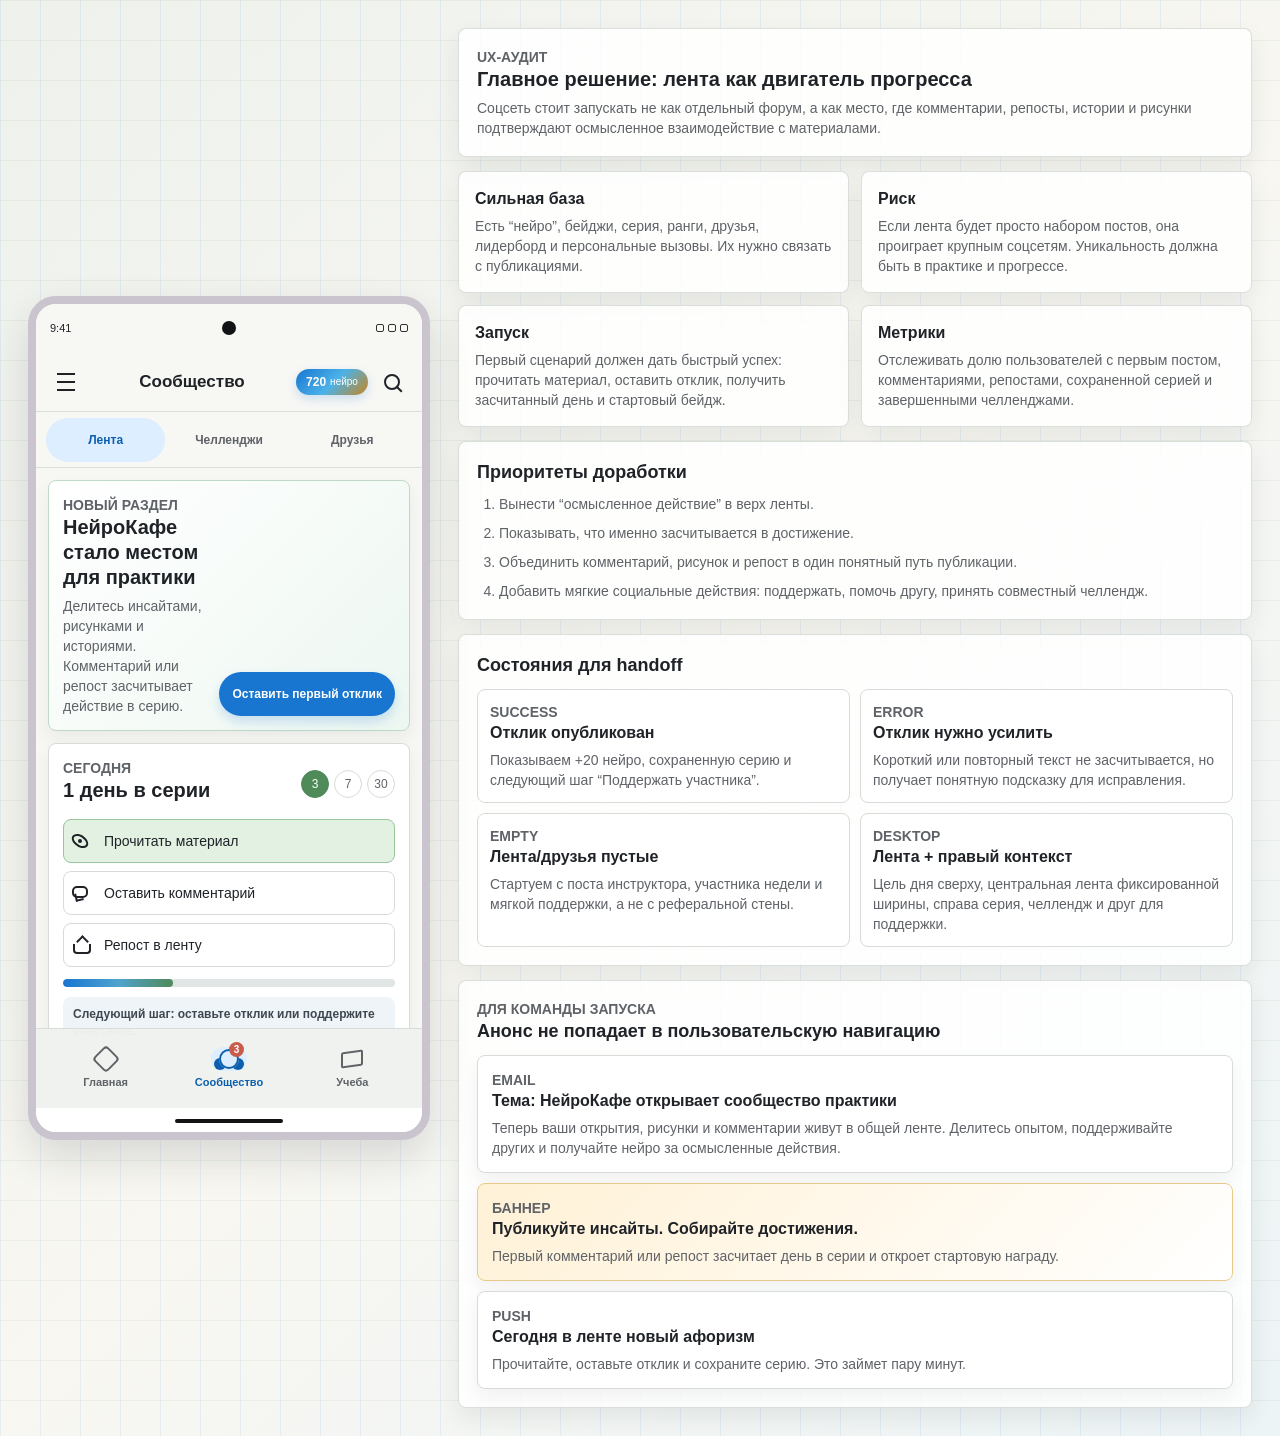
<file: deliverables/2026-07-29-stage2-olga-denis/prototype/index.html>
<!doctype html>
<html lang="ru">
  <head>
    <meta charset="utf-8" />
    <meta name="viewport" content="width=device-width, initial-scale=1" />
    <title>НейроКафе · Сообщество</title>
    <link rel="stylesheet" href="./styles.css" />
  </head>
  <body>
    <main class="workspace">
      <section class="phone" aria-label="Прототип социальной сети НейроКафе">
        <header class="status-bar" aria-hidden="true">
          <span>9:41</span>
          <span class="camera-dot"></span>
          <span class="system-icons">
            <i></i>
            <i></i>
            <i></i>
          </span>
        </header>

        <div class="top-bar">
          <button class="icon-button" type="button" aria-label="Открыть меню">
            <span class="icon-menu"></span>
          </button>
          <h1>Сообщество</h1>
          <div class="neuro-balance" aria-label="Баланс 720 нейро">
            <strong id="neuroCount">720</strong>
            <span>нейро</span>
          </div>
          <button class="icon-button" type="button" aria-label="Поиск">
            <span class="icon-search"></span>
          </button>
        </div>

        <nav class="tab-bar" aria-label="Разделы сообщества">
          <button class="tab is-active" type="button" data-screen="feed">Лента</button>
          <button class="tab" type="button" data-screen="quests">Челленджи</button>
          <button class="tab" type="button" data-screen="friends">Друзья</button>
        </nav>

        <div class="content" id="phoneContent">
          <section class="screen is-active" id="feed" aria-label="Лента сообщества">
            <article class="launch-ribbon">
              <div>
                <p class="eyebrow">Новый раздел</p>
                <h2>НейроКафе стало местом для практики</h2>
                <p>Делитесь инсайтами, рисунками и историями. Комментарий или репост засчитывает действие в серию.</p>
              </div>
              <button class="primary-action" type="button" data-focus-composer>Оставить первый отклик</button>
            </article>

            <section class="daily-panel" aria-label="Прогресс дня">
              <div class="daily-head">
                <div>
                  <p class="eyebrow">Сегодня</p>
                  <h2>1 день в серии</h2>
                </div>
                <div class="streak-steps" aria-label="Этапы серии">
                  <span class="is-done">3</span>
                  <span>7</span>
                  <span>30</span>
                </div>
              </div>
              <div class="mission-checklist">
                <button class="mission-item is-done" type="button" data-mission="read">
                  <span class="mission-icon eye"></span>
                  Прочитать материал
                </button>
                <button class="mission-item" type="button" data-mission="comment">
                  <span class="mission-icon comment"></span>
                  Оставить комментарий
                </button>
                <button class="mission-item" type="button" data-mission="share">
                  <span class="mission-icon share"></span>
                  Репост в ленту
                </button>
              </div>
              <div class="progress-track" aria-label="Прогресс дня 33%">
                <span id="dailyProgress" style="width: 33%"></span>
              </div>
              <p class="goal-feedback" id="goalFeedback">Следующий шаг: оставьте отклик или поддержите участника.</p>
            </section>

            <section class="composer" id="composer" aria-label="Создание публикации">
              <div class="composer-row">
                <div class="avatar avatar-user">А</div>
                <label>
                  <span>Что вы осмыслили сегодня?</span>
                  <textarea id="composerText" rows="3">После афоризма захотелось попробовать маленькую нейролинию. Хочу заметить, что изменится в состоянии и какой вопрос появится после практики.</textarea>
                </label>
              </div>
              <div class="composer-tools">
                <button type="button" class="tool-chip is-active" data-kind="Афоризм">Афоризм</button>
                <button type="button" class="tool-chip" data-kind="Статья">Статья</button>
                <button type="button" class="tool-chip" data-kind="Рисунок">Рисунок</button>
                <label class="attachment-action" for="composerAttachment">Добавить фото</label>
                <input id="composerAttachment" class="visually-hidden" type="file" accept="image/png,image/jpeg,image/heic,image/heif" />
                <button type="button" class="primary-action" id="publishPost">Опубликовать</button>
              </div>
              <div class="attachment-preview" id="attachmentPreview" hidden>
                <img id="attachmentImage" alt="Предпросмотр выбранного изображения" />
                <div>
                  <strong id="attachmentName">Изображение добавлено</strong>
                  <span>Готово к публикации</span>
                </div>
                <button type="button" id="removeAttachment" aria-label="Удалить изображение">×</button>
              </div>
              <p class="form-feedback" id="composerFeedback" role="status" aria-live="polite"></p>
            </section>

            <section class="feed-list" id="feedList" aria-label="Публикации">
              <article class="post-card" aria-label="Публикация Ольги">
                <header class="post-head">
                  <div class="avatar">О</div>
                  <div>
                    <h3>Ольга · Философ</h3>
                    <p>Афоризм дня · 12 минут назад</p>
                  </div>
                  <img src="./assets/icons/philosopher.png" alt="Бейдж Философ" />
                </header>
                <p class="post-text">“Опыт начинается там, где мы перестаем спорить с линией”. Я прочитала афоризм и оставила короткий рисунок как ответ.</p>
                <div class="artifact-preview">
                  <span class="artifact-line"></span>
                  <span class="artifact-line short"></span>
                  <span class="artifact-line curve"></span>
                </div>
                <div class="post-metrics">
                  <span>14 поддержали</span>
                  <span>7 комментариев</span>
                  <span>+20 нейро автору</span>
                </div>
                <div class="post-actions">
                  <button type="button" data-like>Поддержать</button>
                  <button type="button" data-comment>Комментировать</button>
                  <button type="button" data-repost>В свою ленту</button>
                </div>
                <div class="comment-box" hidden>
                  <input type="text" value="Спасибо, беру этот вопрос в практику сегодня: хочу заметить, где в рисунке появляется спокойствие и связь с выбором." aria-label="Комментарий" />
                  <button class="primary-action" type="button" data-send-comment>Отправить</button>
                </div>
              </article>

              <article class="post-card accent-post" aria-label="Публикация Марины">
                <header class="post-head">
                  <div class="avatar avatar-green">М</div>
                  <div>
                    <h3>Марина · Искатель</h3>
                    <p>Статья месяца · вчера</p>
                  </div>
                  <img src="./assets/icons/seeker.png" alt="Бейдж Искатель" />
                </header>
                <p class="post-text">Закрываю персональный вызов: 4 из 10 статей. Самым полезным оказался комментарий к чужому опыту, потому что он помог сформулировать свой.</p>
                <div class="mini-progress">
                  <span>4/10 статей</span>
                  <div class="progress-track"><span style="width: 40%"></span></div>
                  <strong>+300 нейро</strong>
                </div>
                <div class="post-actions">
                  <button type="button" data-like>Поддержать</button>
                  <button type="button" data-comment>Комментировать</button>
                  <button type="button" data-repost>В свою ленту</button>
                </div>
              </article>
            </section>
          </section>

          <section class="screen" id="quests" aria-label="Челленджи">
            <article class="hero-card">
              <p class="eyebrow">Персональный вызов</p>
              <h2>5 откликов с поддержкой друзей</h2>
              <p>Вы оставили 2 отклика за неделю. Поэтому цель предлагает следующий мягкий шаг: закрепить регулярность и поддержать участников.</p>
              <div class="progress-row">
                <span>2/5</span>
                <strong>+120 нейро и бейдж</strong>
              </div>
              <div class="progress-track"><span style="width: 40%"></span></div>
              <button class="primary-action" type="button" data-toast="Челлендж добавлен в план недели" data-event="challenge_joined">Добавить в план</button>
            </article>

            <div class="quest-grid">
              <article class="quest-item">
                <h3>Философ</h3>
                <p>Все афоризмы за 7 дней с комментариями.</p>
                <div class="progress-row">
                  <span>7/7</span>
                  <strong>+100</strong>
                </div>
                <img src="./assets/icons/philosopher.png" alt="Философ" />
              </article>
              <article class="quest-item">
                <h3>Эрудит</h3>
                <p>30 статей с комментариями или репостами.</p>
                <div class="progress-row">
                  <span>0/30</span>
                  <strong>+300</strong>
                </div>
                <img src="./assets/icons/erudite.png" alt="Эрудит" />
              </article>
              <article class="quest-item">
                <h3>Марафонец</h3>
                <p>10 заданий недели вместе с сообществом.</p>
                <div class="progress-row">
                  <span>3/10</span>
                  <strong>+200</strong>
                </div>
                <img src="./assets/icons/marathoner.png" alt="Марафонец" />
              </article>
            </div>
          </section>

          <section class="screen" id="friends" aria-label="Друзья">
            <article class="support-card support-card-main">
              <p class="eyebrow">Поддержка друга</p>
              <h2>Ольге нужна 1 поддержка до закрытия дня</h2>
              <p>Поддержка засчитывает общий прогресс команды практики и помогает другу не потерять серию.</p>
              <div class="mini-progress">
                <span>Команда практики</span>
                <div class="progress-track"><span style="width: 56%"></span></div>
                <strong>5/9</strong>
              </div>
              <div class="support-actions">
                <button type="button" data-toast="Поддержка Ольге отправлена" data-event="friend_support_sent">Поддержать</button>
                <button type="button" data-toast="Челлендж отправлен другу" data-event="friend_invited">Позвать в челлендж</button>
                <button type="button" data-toast="Материал дня отправлен">Поделиться материалом</button>
              </div>
            </article>

            <section class="leaderboard" aria-label="Лидеры периода">
              <h2>Рейтинг недели</h2>
              <div class="leader-row">
                <span>1</span>
                <div class="avatar">О</div>
                <p>Ольга</p>
                <strong>1000</strong>
              </div>
              <div class="leader-row is-user">
                <span>2</span>
                <div class="avatar avatar-user">А</div>
                <p>Вы</p>
                <strong>720</strong>
              </div>
              <div class="leader-row">
                <span>3</span>
                <div class="avatar avatar-green">М</div>
                <p>Марина</p>
                <strong>500</strong>
              </div>
            </section>

            <article class="empty-card">
              <p class="eyebrow">Если друзей пока нет</p>
              <h2>Начните с участника недели</h2>
              <p>Покажите живого человека и мягкий CTA “Поддержать новичка”, а приглашение друга оставьте вторым шагом.</p>
              <button class="primary-action" type="button" data-toast="Поддержка участнику недели отправлена">Поддержать новичка</button>
            </article>

            <article class="invite-card">
              <p class="eyebrow">Приглашение</p>
              <h2>Позвать друга в команду практики</h2>
              <p>Приглашение остается вторичным действием после поддержки: оно расширяет команду, но не заменяет живое участие.</p>
              <button class="primary-action ghost-action" type="button" data-toast="Приглашение подготовлено" data-event="friend_invited">Позвать в челлендж</button>
            </article>
          </section>
        </div>

        <nav class="bottom-nav" aria-label="Главная навигация приложения">
          <button class="bottom-item" type="button">
            <span class="nav-icon home"></span>
            Главная
          </button>
          <button class="bottom-item is-active" type="button">
            <span class="nav-icon community"><i>3</i></span>
            Сообщество
          </button>
          <button class="bottom-item" type="button">
            <span class="nav-icon study"></span>
            Учеба
          </button>
        </nav>
      </section>

      <aside class="ux-board" aria-label="UX-аудит и рекомендации">
        <section>
          <p class="eyebrow">UX-аудит</p>
          <h2>Главное решение: лента как двигатель прогресса</h2>
          <p>Соцсеть стоит запускать не как отдельный форум, а как место, где комментарии, репосты, истории и рисунки подтверждают осмысленное взаимодействие с материалами.</p>
        </section>
        <section class="insight-grid">
          <article>
            <h3>Сильная база</h3>
            <p>Есть “нейро”, бейджи, серия, ранги, друзья, лидерборд и персональные вызовы. Их нужно связать с публикациями.</p>
          </article>
          <article>
            <h3>Риск</h3>
            <p>Если лента будет просто набором постов, она проиграет крупным соцсетям. Уникальность должна быть в практике и прогрессе.</p>
          </article>
          <article>
            <h3>Запуск</h3>
            <p>Первый сценарий должен дать быстрый успех: прочитать материал, оставить отклик, получить засчитанный день и стартовый бейдж.</p>
          </article>
          <article>
            <h3>Метрики</h3>
            <p>Отслеживать долю пользователей с первым постом, комментариями, репостами, сохраненной серией и завершенными челленджами.</p>
          </article>
        </section>
        <section class="priority-list">
          <h2>Приоритеты доработки</h2>
          <ol>
            <li>Вынести “осмысленное действие” в верх ленты.</li>
            <li>Показывать, что именно засчитывается в достижение.</li>
            <li>Объединить комментарий, рисунок и репост в один понятный путь публикации.</li>
            <li>Добавить мягкие социальные действия: поддержать, помочь другу, принять совместный челлендж.</li>
          </ol>
        </section>
        <section class="handoff-board" aria-label="Состояния для передачи в разработку">
          <h2>Состояния для handoff</h2>
          <div class="handoff-grid">
            <article>
              <p class="eyebrow">Success</p>
              <h3>Отклик опубликован</h3>
              <p>Показываем +20 нейро, сохраненную серию и следующий шаг “Поддержать участника”.</p>
            </article>
            <article>
              <p class="eyebrow">Error</p>
              <h3>Отклик нужно усилить</h3>
              <p>Короткий или повторный текст не засчитывается, но получает понятную подсказку для исправления.</p>
            </article>
            <article>
              <p class="eyebrow">Empty</p>
              <h3>Лента/друзья пустые</h3>
              <p>Стартуем с поста инструктора, участника недели и мягкой поддержки, а не с реферальной стены.</p>
            </article>
            <article>
              <p class="eyebrow">Desktop</p>
              <h3>Лента + правый контекст</h3>
              <p>Цель дня сверху, центральная лента фиксированной ширины, справа серия, челлендж и друг для поддержки.</p>
            </article>
          </div>
        </section>
        <section class="launch-assets" aria-label="Материалы запуска вне пользовательского телефона">
          <p class="eyebrow">Для команды запуска</p>
          <h2>Анонс не попадает в пользовательскую навигацию</h2>
          <div class="launch-grid">
            <article class="launch-copy">
              <p class="eyebrow">Email</p>
              <h3>Тема: НейроКафе открывает сообщество практики</h3>
              <p>Теперь ваши открытия, рисунки и комментарии живут в общей ленте. Делитесь опытом, поддерживайте других и получайте нейро за осмысленные действия.</p>
            </article>
            <article class="launch-copy banner">
              <p class="eyebrow">Баннер</p>
              <h3>Публикуйте инсайты. Собирайте достижения.</h3>
              <p>Первый комментарий или репост засчитает день в серии и откроет стартовую награду.</p>
            </article>
            <article class="launch-copy">
              <p class="eyebrow">Push</p>
              <h3>Сегодня в ленте новый афоризм</h3>
              <p>Прочитайте, оставьте отклик и сохраните серию. Это займет пару минут.</p>
            </article>
          </div>
        </section>
      </aside>
    </main>

    <div class="toast" id="toast" role="status" aria-live="polite" hidden></div>
    <script src="./script.js"></script>
  </body>
</html>
</file>
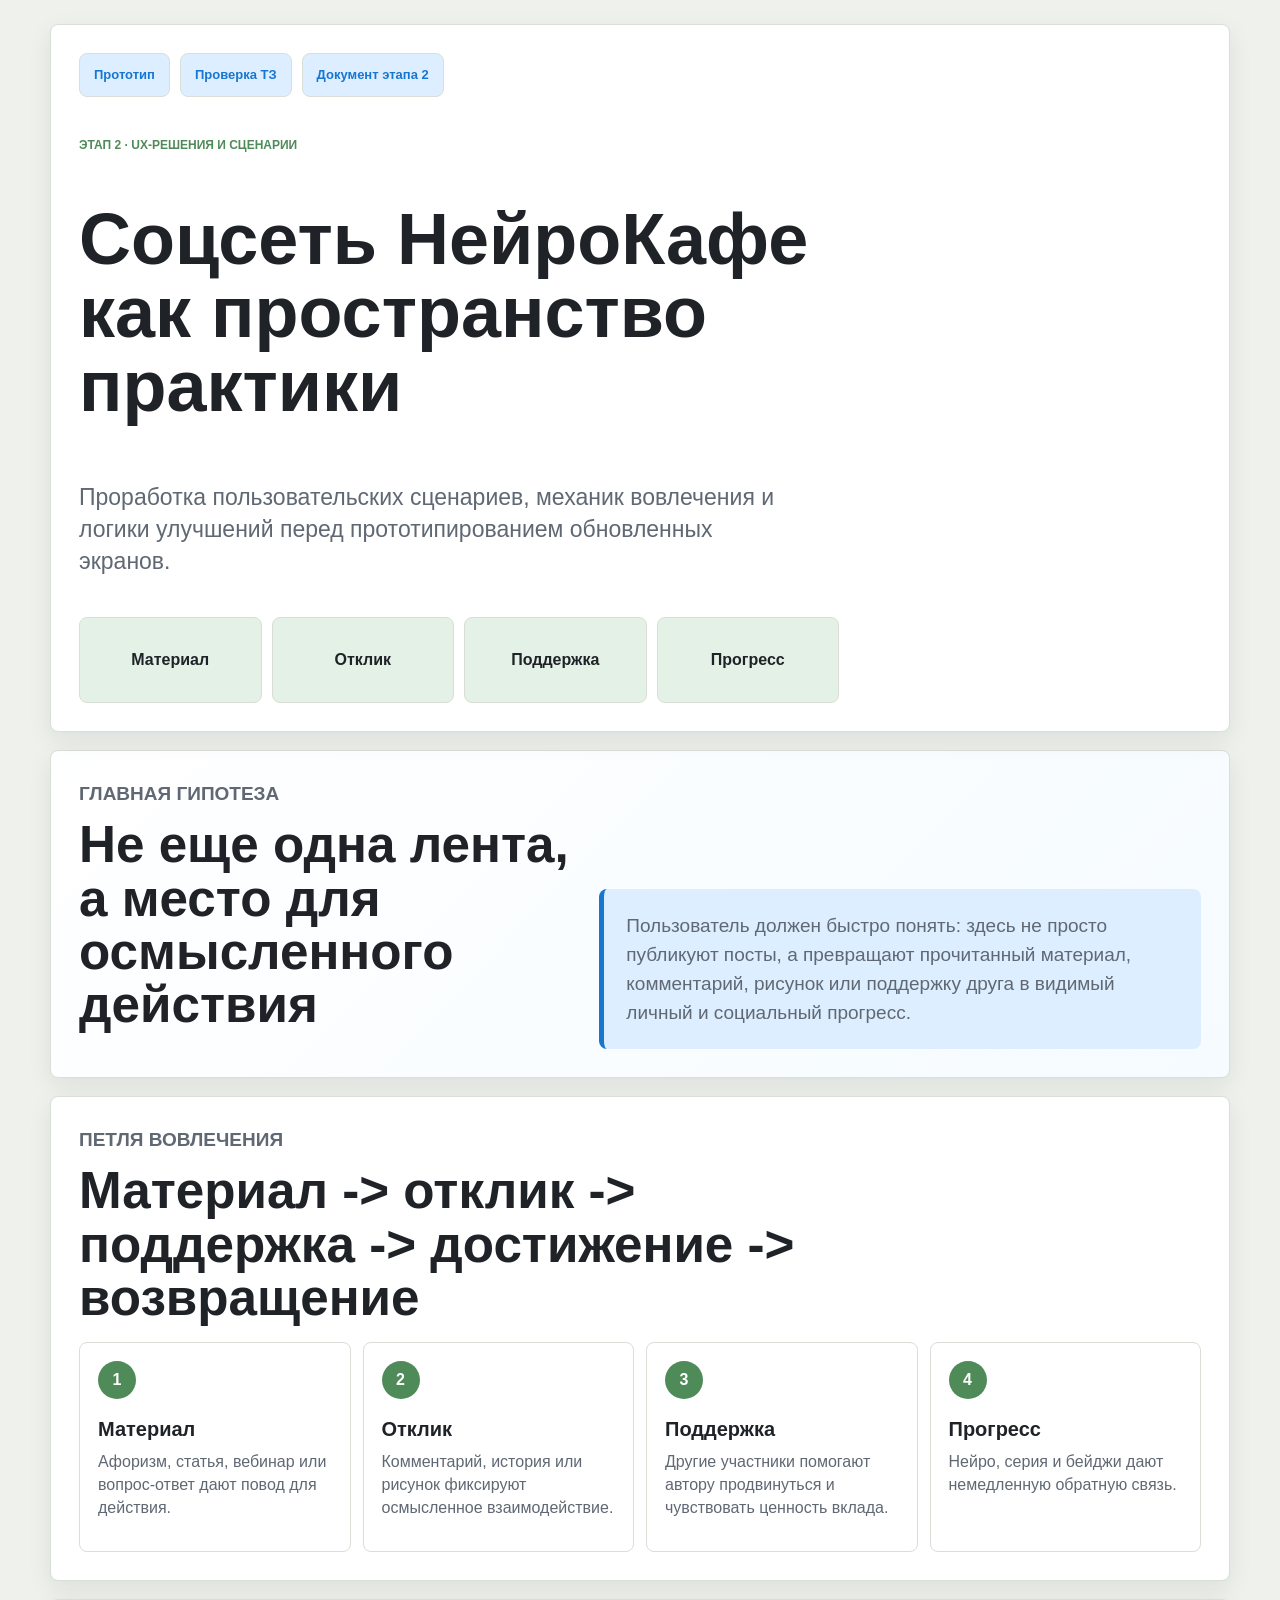
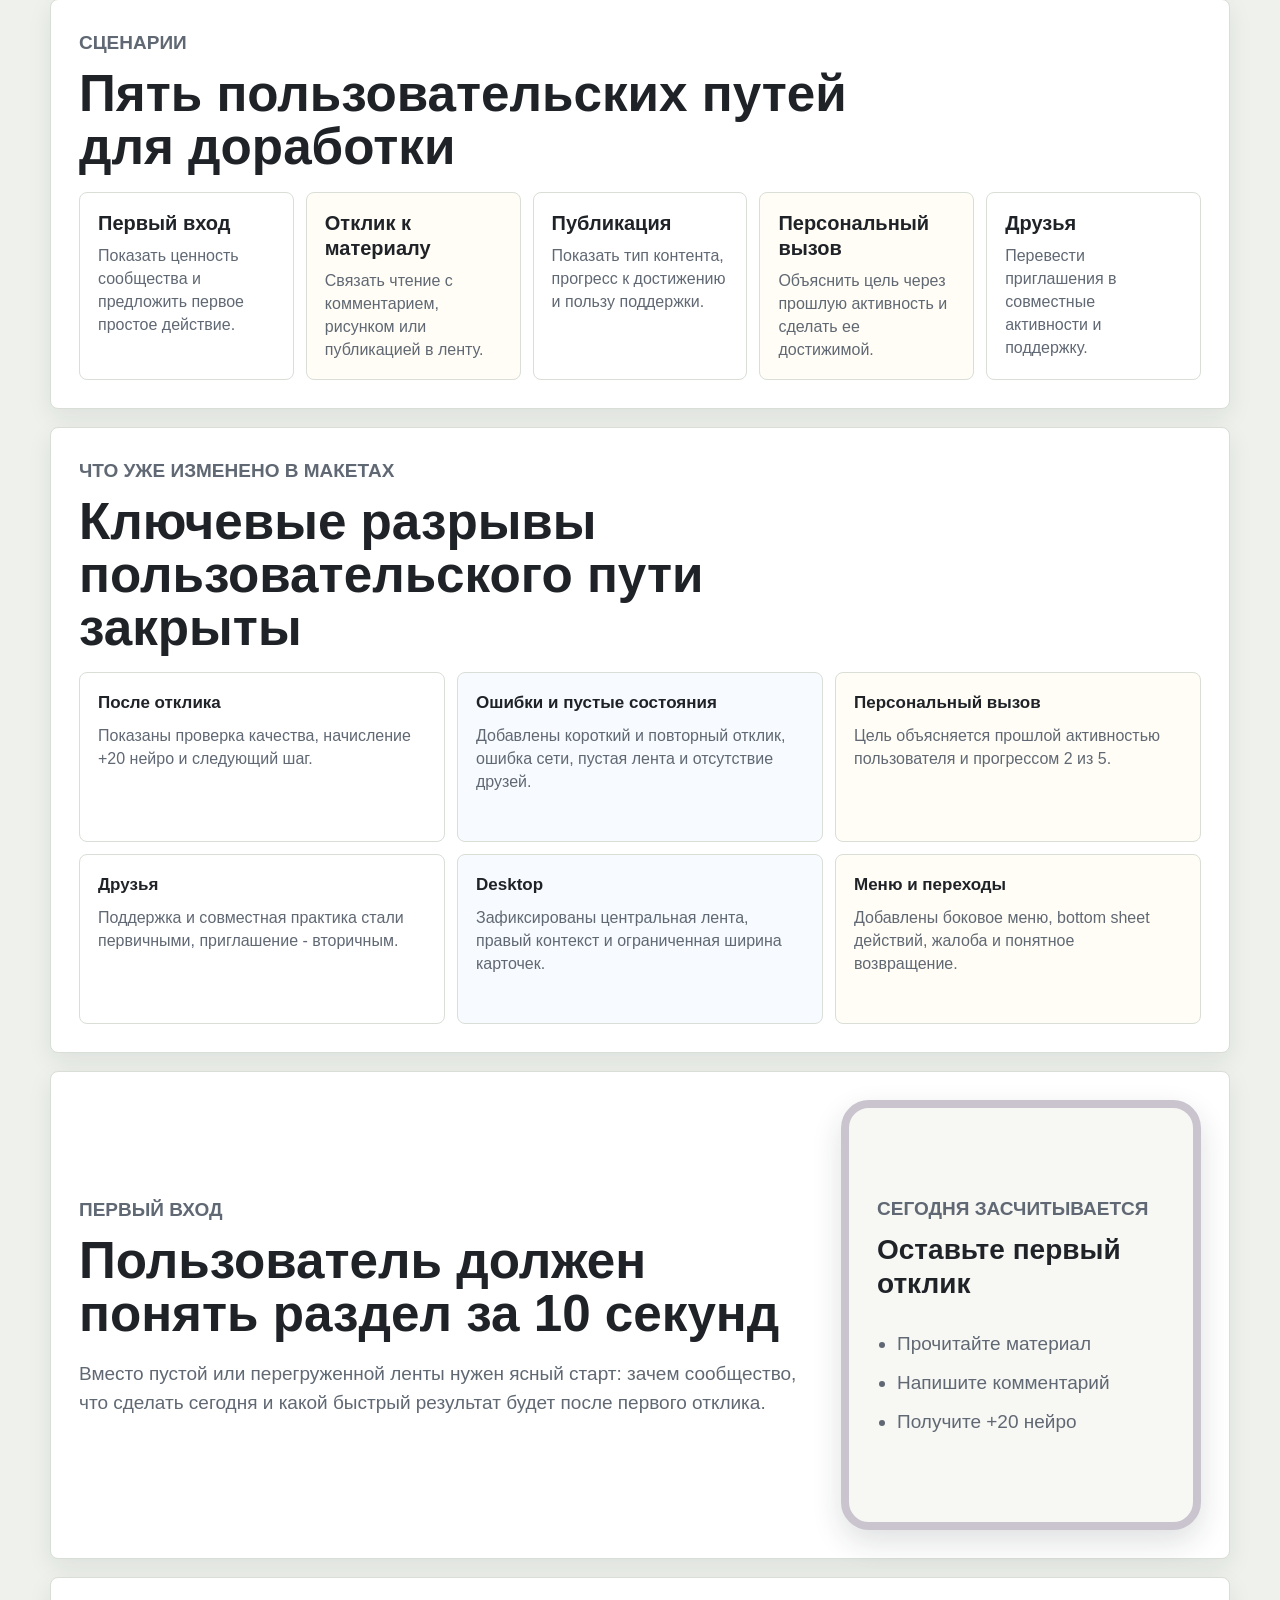
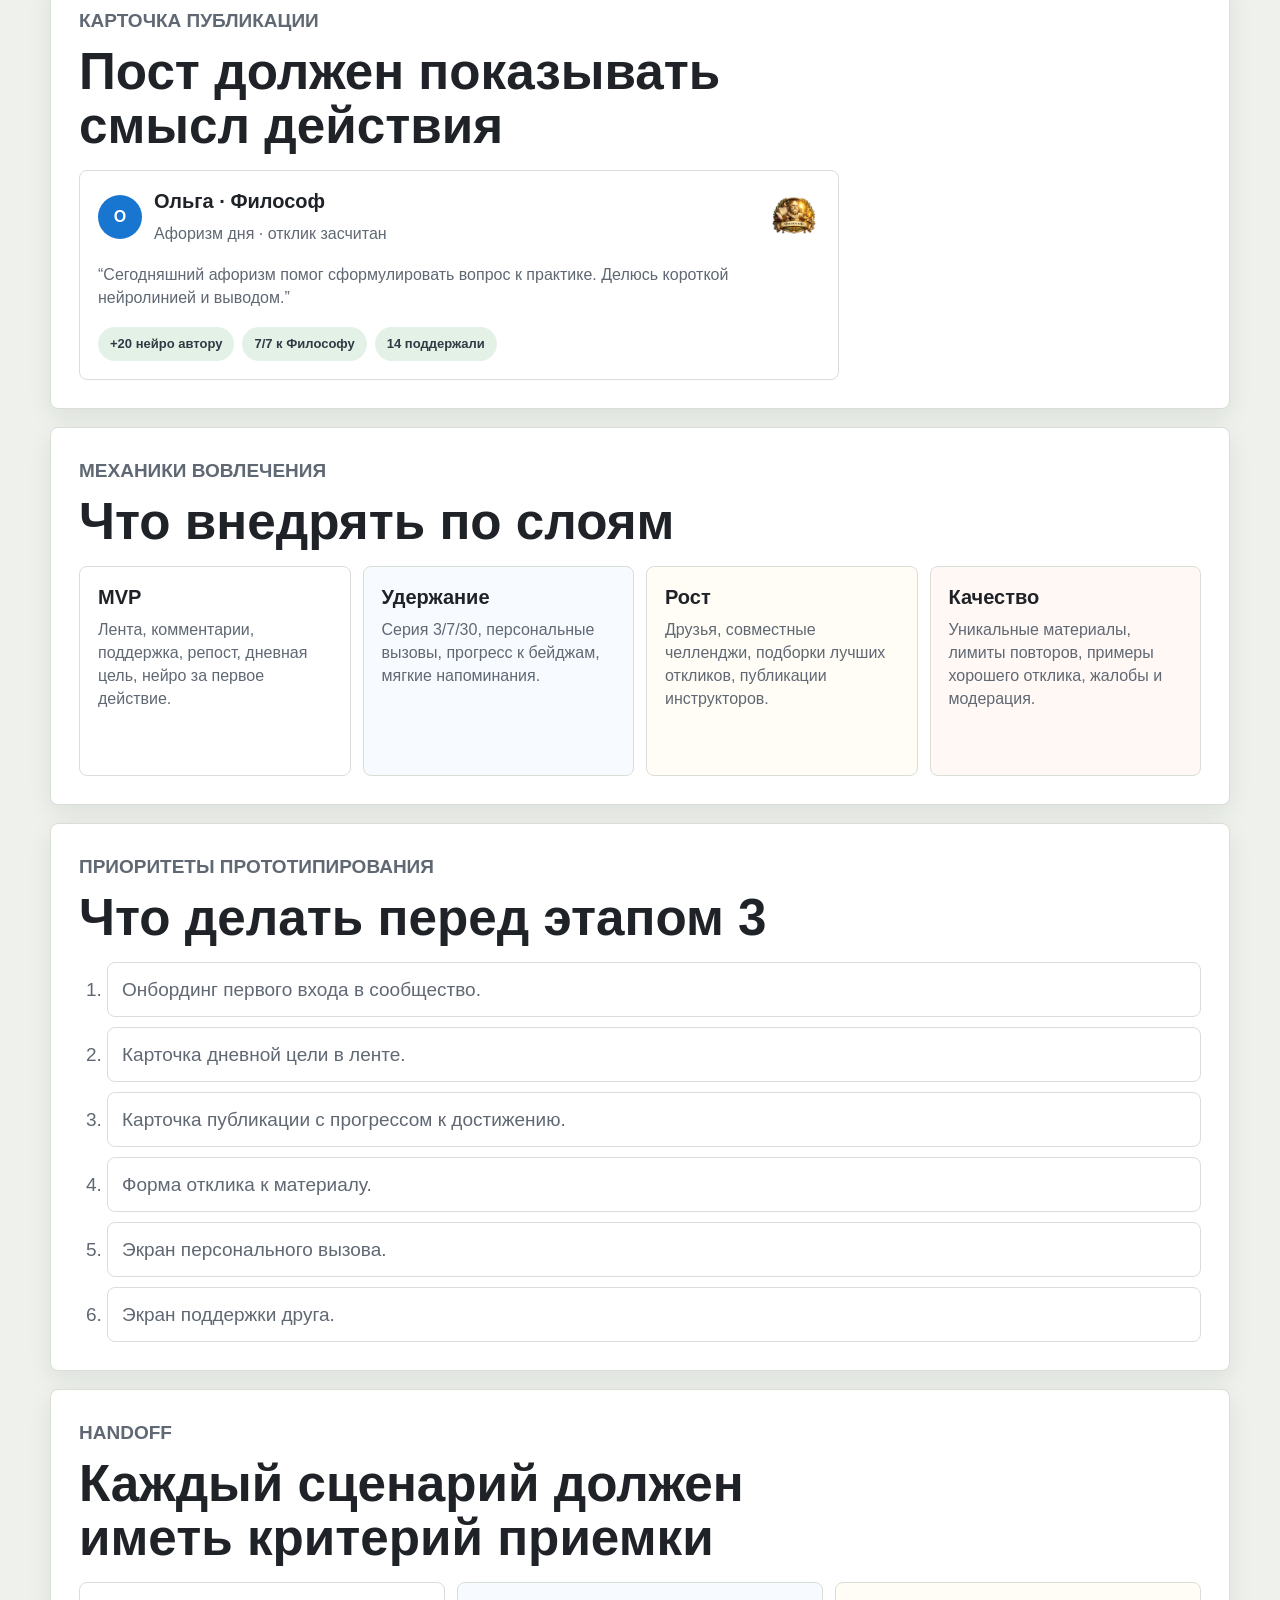
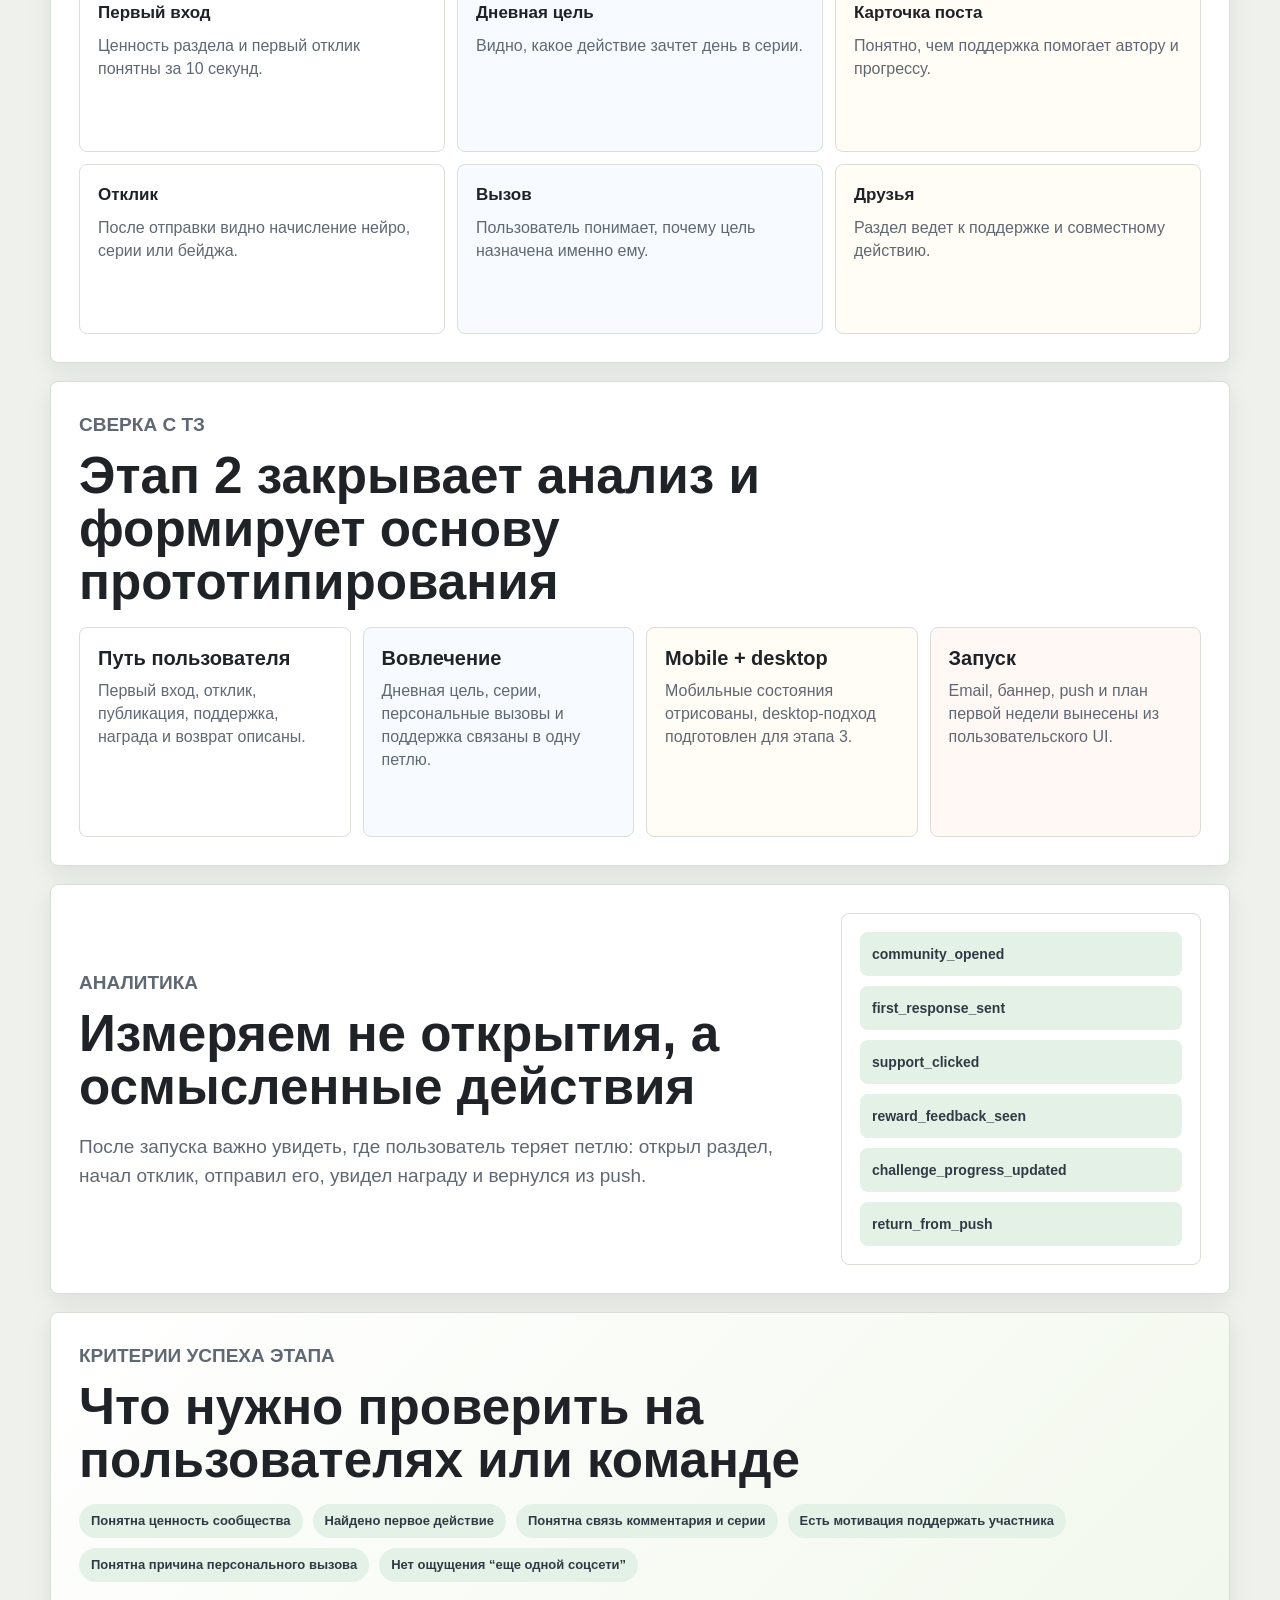
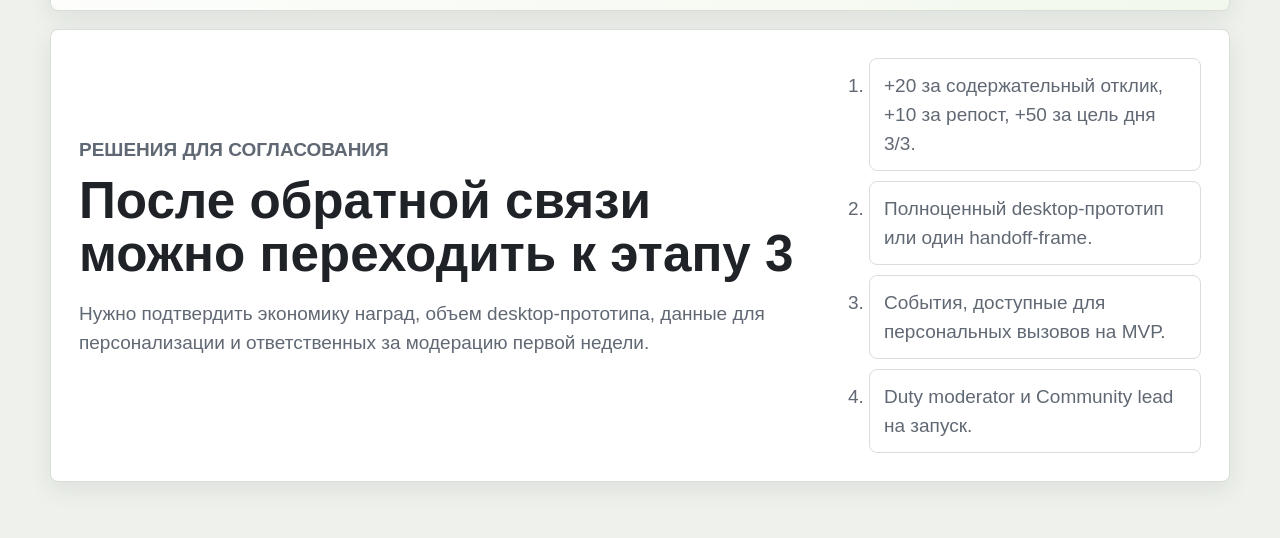
<file: deliverables/2026-07-29-stage2-olga-denis/presentation.html>
<!doctype html>
<html lang="ru">
  <head>
    <meta charset="utf-8" />
    <meta name="viewport" content="width=device-width, initial-scale=1" />
    <title>НейроКафе · Этап 2 UX-решения</title>
    <link rel="stylesheet" href="./stage2.css" />
  </head>
  <body>
    <main class="deck">
      <header class="cover">
        <nav class="deck-nav" aria-label="Навигация по материалам">
          <a href="./prototype/index.html">Прототип</a>
          <a href="./02_Проверка_соответствия_ТЗ.md">Проверка ТЗ</a>
          <a href="./03_UX_решения_и_сценарии.md">Документ этапа 2</a>
        </nav>
        <p class="kicker">Этап 2 · UX-решения и сценарии</p>
        <h1>Соцсеть НейроКафе как пространство практики</h1>
        <p class="lead">Проработка пользовательских сценариев, механик вовлечения и логики улучшений перед прототипированием обновленных экранов.</p>
        <div class="cover-grid" aria-label="Ключевая петля продукта">
          <div>Материал</div>
          <div>Отклик</div>
          <div>Поддержка</div>
          <div>Прогресс</div>
        </div>
      </header>

      <section class="slide thesis">
        <div>
          <p class="kicker">Главная гипотеза</p>
          <h2>Не еще одна лента, а место для осмысленного действия</h2>
        </div>
        <p>Пользователь должен быстро понять: здесь не просто публикуют посты, а превращают прочитанный материал, комментарий, рисунок или поддержку друга в видимый личный и социальный прогресс.</p>
      </section>

      <section class="slide">
        <p class="kicker">Петля вовлечения</p>
        <h2>Материал -> отклик -> поддержка -> достижение -> возвращение</h2>
        <div class="loop">
          <article>
            <span>1</span>
            <h3>Материал</h3>
            <p>Афоризм, статья, вебинар или вопрос-ответ дают повод для действия.</p>
          </article>
          <article>
            <span>2</span>
            <h3>Отклик</h3>
            <p>Комментарий, история или рисунок фиксируют осмысленное взаимодействие.</p>
          </article>
          <article>
            <span>3</span>
            <h3>Поддержка</h3>
            <p>Другие участники помогают автору продвинуться и чувствовать ценность вклада.</p>
          </article>
          <article>
            <span>4</span>
            <h3>Прогресс</h3>
            <p>Нейро, серия и бейджи дают немедленную обратную связь.</p>
          </article>
        </div>
      </section>

      <section class="slide">
        <p class="kicker">Сценарии</p>
        <h2>Пять пользовательских путей для доработки</h2>
        <div class="scenario-list">
          <article>
            <h3>Первый вход</h3>
            <p>Показать ценность сообщества и предложить первое простое действие.</p>
          </article>
          <article>
            <h3>Отклик к материалу</h3>
            <p>Связать чтение с комментарием, рисунком или публикацией в ленту.</p>
          </article>
          <article>
            <h3>Публикация</h3>
            <p>Показать тип контента, прогресс к достижению и пользу поддержки.</p>
          </article>
          <article>
            <h3>Персональный вызов</h3>
            <p>Объяснить цель через прошлую активность и сделать ее достижимой.</p>
          </article>
          <article>
            <h3>Друзья</h3>
            <p>Перевести приглашения в совместные активности и поддержку.</p>
          </article>
        </div>
      </section>

      <section class="slide">
        <p class="kicker">Что уже изменено в макетах</p>
        <h2>Ключевые разрывы пользовательского пути закрыты</h2>
        <div class="handoff-grid">
          <article>
            <span>После отклика</span>
            <p>Показаны проверка качества, начисление +20 нейро и следующий шаг.</p>
          </article>
          <article>
            <span>Ошибки и пустые состояния</span>
            <p>Добавлены короткий и повторный отклик, ошибка сети, пустая лента и отсутствие друзей.</p>
          </article>
          <article>
            <span>Персональный вызов</span>
            <p>Цель объясняется прошлой активностью пользователя и прогрессом 2 из 5.</p>
          </article>
          <article>
            <span>Друзья</span>
            <p>Поддержка и совместная практика стали первичными, приглашение - вторичным.</p>
          </article>
          <article>
            <span>Desktop</span>
            <p>Зафиксированы центральная лента, правый контекст и ограниченная ширина карточек.</p>
          </article>
          <article>
            <span>Меню и переходы</span>
            <p>Добавлены боковое меню, bottom sheet действий, жалоба и понятное возвращение.</p>
          </article>
        </div>
      </section>

      <section class="slide split">
        <div>
          <p class="kicker">Первый вход</p>
          <h2>Пользователь должен понять раздел за 10 секунд</h2>
          <p>Вместо пустой или перегруженной ленты нужен ясный старт: зачем сообщество, что сделать сегодня и какой быстрый результат будет после первого отклика.</p>
        </div>
        <div class="phone-card">
          <p class="mini-kicker">Сегодня засчитывается</p>
          <h3>Оставьте первый отклик</h3>
          <ul>
            <li>Прочитайте материал</li>
            <li>Напишите комментарий</li>
            <li>Получите +20 нейро</li>
          </ul>
        </div>
      </section>

      <section class="slide">
        <p class="kicker">Карточка публикации</p>
        <h2>Пост должен показывать смысл действия</h2>
        <div class="post-model">
          <article>
            <div class="avatar">О</div>
            <div>
              <h3>Ольга · Философ</h3>
              <p>Афоризм дня · отклик засчитан</p>
            </div>
            <img src="./assets/icons/philosopher.png" alt="Бейдж Философ" />
          </article>
          <p>“Сегодняшний афоризм помог сформулировать вопрос к практике. Делюсь короткой нейролинией и выводом.”</p>
          <div class="chips">
            <span>+20 нейро автору</span>
            <span>7/7 к Философу</span>
            <span>14 поддержали</span>
          </div>
        </div>
      </section>

      <section class="slide">
        <p class="kicker">Механики вовлечения</p>
        <h2>Что внедрять по слоям</h2>
        <div class="layers">
          <article>
            <h3>MVP</h3>
            <p>Лента, комментарии, поддержка, репост, дневная цель, нейро за первое действие.</p>
          </article>
          <article>
            <h3>Удержание</h3>
            <p>Серия 3/7/30, персональные вызовы, прогресс к бейджам, мягкие напоминания.</p>
          </article>
          <article>
            <h3>Рост</h3>
            <p>Друзья, совместные челленджи, подборки лучших откликов, публикации инструкторов.</p>
          </article>
          <article>
            <h3>Качество</h3>
            <p>Уникальные материалы, лимиты повторов, примеры хорошего отклика, жалобы и модерация.</p>
          </article>
        </div>
      </section>

      <section class="slide">
        <p class="kicker">Приоритеты прототипирования</p>
        <h2>Что делать перед этапом 3</h2>
        <ol class="roadmap">
          <li>Онбординг первого входа в сообщество.</li>
          <li>Карточка дневной цели в ленте.</li>
          <li>Карточка публикации с прогрессом к достижению.</li>
          <li>Форма отклика к материалу.</li>
          <li>Экран персонального вызова.</li>
          <li>Экран поддержки друга.</li>
        </ol>
      </section>

      <section class="slide">
        <p class="kicker">Handoff</p>
        <h2>Каждый сценарий должен иметь критерий приемки</h2>
        <div class="handoff-grid">
          <article>
            <span>Первый вход</span>
            <p>Ценность раздела и первый отклик понятны за 10 секунд.</p>
          </article>
          <article>
            <span>Дневная цель</span>
            <p>Видно, какое действие зачтет день в серии.</p>
          </article>
          <article>
            <span>Карточка поста</span>
            <p>Понятно, чем поддержка помогает автору и прогрессу.</p>
          </article>
          <article>
            <span>Отклик</span>
            <p>После отправки видно начисление нейро, серии или бейджа.</p>
          </article>
          <article>
            <span>Вызов</span>
            <p>Пользователь понимает, почему цель назначена именно ему.</p>
          </article>
          <article>
            <span>Друзья</span>
            <p>Раздел ведет к поддержке и совместному действию.</p>
          </article>
        </div>
      </section>

      <section class="slide">
        <p class="kicker">Сверка с ТЗ</p>
        <h2>Этап 2 закрывает анализ и формирует основу прототипирования</h2>
        <div class="layers">
          <article>
            <h3>Путь пользователя</h3>
            <p>Первый вход, отклик, публикация, поддержка, награда и возврат описаны.</p>
          </article>
          <article>
            <h3>Вовлечение</h3>
            <p>Дневная цель, серии, персональные вызовы и поддержка связаны в одну петлю.</p>
          </article>
          <article>
            <h3>Mobile + desktop</h3>
            <p>Мобильные состояния отрисованы, desktop-подход подготовлен для этапа 3.</p>
          </article>
          <article>
            <h3>Запуск</h3>
            <p>Email, баннер, push и план первой недели вынесены из пользовательского UI.</p>
          </article>
        </div>
      </section>

      <section class="slide split">
        <div>
          <p class="kicker">Аналитика</p>
          <h2>Измеряем не открытия, а осмысленные действия</h2>
          <p>После запуска важно увидеть, где пользователь теряет петлю: открыл раздел, начал отклик, отправил его, увидел награду и вернулся из push.</p>
        </div>
        <div class="event-list" aria-label="Ключевые события аналитики">
          <span>community_opened</span>
          <span>first_response_sent</span>
          <span>support_clicked</span>
          <span>reward_feedback_seen</span>
          <span>challenge_progress_updated</span>
          <span>return_from_push</span>
        </div>
      </section>

      <section class="slide metrics">
        <p class="kicker">Критерии успеха этапа</p>
        <h2>Что нужно проверить на пользователях или команде</h2>
        <div class="metric-grid">
          <span>Понятна ценность сообщества</span>
          <span>Найдено первое действие</span>
          <span>Понятна связь комментария и серии</span>
          <span>Есть мотивация поддержать участника</span>
          <span>Понятна причина персонального вызова</span>
          <span>Нет ощущения “еще одной соцсети”</span>
        </div>
      </section>

      <section class="slide split">
        <div>
          <p class="kicker">Решения для согласования</p>
          <h2>После обратной связи можно переходить к этапу 3</h2>
          <p>Нужно подтвердить экономику наград, объем desktop-прототипа, данные для персонализации и ответственных за модерацию первой недели.</p>
        </div>
        <ol class="roadmap">
          <li>+20 за содержательный отклик, +10 за репост, +50 за цель дня 3/3.</li>
          <li>Полноценный desktop-прототип или один handoff-frame.</li>
          <li>События, доступные для персональных вызовов на MVP.</li>
          <li>Duty moderator и Community lead на запуск.</li>
        </ol>
      </section>
    </main>
  </body>
</html>
</file>
<file: deliverables/2026-07-29-stage2-olga-denis/prototype/styles.css>
:root {
  --ink: #1f2328;
  --muted: #5f6368;
  --soft: #f6f7f2;
  --surface: #ffffff;
  --surface-2: #eef4f7;
  --line: #d8dcd7;
  --blue: #1876d1;
  --blue-dark: #0d5fad;
  --blue-soft: #dceeff;
  --green: #4f8a59;
  --green-soft: #e3f1e2;
  --gold: #c8851f;
  --gold-soft: #fff1d6;
  --coral: #c95c4b;
  --coral-soft: #ffe7e1;
  --shadow: 0 18px 42px rgba(31, 35, 40, 0.14);
  --phone-width: 402px;
  color: var(--ink);
  font-family: Roboto, "SF Pro Text", "Segoe UI", Arial, sans-serif;
  background: #e8ebe5;
}

* {
  box-sizing: border-box;
}

html {
  min-width: 320px;
}

body {
  min-height: 100vh;
  margin: 0;
  background:
    linear-gradient(90deg, rgba(24, 118, 209, 0.08) 0 1px, transparent 1px 100%),
    linear-gradient(180deg, rgba(79, 138, 89, 0.08) 0 1px, transparent 1px 100%),
    linear-gradient(135deg, #eef1ec 0%, #f8f7f2 52%, #edf4f6 100%);
  background-size: 40px 40px, 40px 40px, auto;
}

button,
textarea,
input {
  font: inherit;
}

button {
  -webkit-tap-highlight-color: transparent;
}

.workspace {
  width: min(1320px, 100%);
  min-height: 100vh;
  display: grid;
  grid-template-columns: minmax(340px, var(--phone-width)) minmax(320px, 1fr);
  gap: 28px;
  align-items: center;
  margin: 0 auto;
  padding: 28px;
}

.phone {
  width: min(100%, var(--phone-width));
  height: min(884px, calc(100vh - 56px));
  min-height: 720px;
  position: relative;
  overflow: hidden;
  border: 8px solid #c9c4ce;
  border-radius: 28px;
  background: #f7f7f4;
  box-shadow: var(--shadow);
  justify-self: center;
}

.status-bar {
  height: 48px;
  display: grid;
  grid-template-columns: 1fr 48px 1fr;
  align-items: center;
  padding: 0 14px;
  background: rgba(247, 247, 244, 0.98);
  font-size: 11px;
  line-height: 14px;
  position: relative;
  z-index: 8;
}

.camera-dot {
  justify-self: center;
  width: 14px;
  height: 14px;
  border-radius: 50%;
  background: #111315;
}

.system-icons {
  display: flex;
  justify-content: flex-end;
  gap: 4px;
}

.system-icons i {
  width: 8px;
  height: 8px;
  border: 1.5px solid #2d3035;
  border-radius: 2px;
}

.top-bar {
  height: 60px;
  display: grid;
  grid-template-columns: 44px 1fr auto 44px;
  align-items: center;
  gap: 2px;
  padding: 0 8px;
  background: rgba(247, 247, 244, 0.98);
  border-bottom: 1px solid rgba(216, 220, 215, 0.9);
  position: relative;
  z-index: 8;
}

.top-bar h1 {
  margin: 0;
  text-align: center;
  font-size: 17px;
  line-height: 24px;
  font-weight: 600;
}

.icon-button {
  width: 44px;
  height: 44px;
  display: grid;
  place-items: center;
  border: 0;
  border-radius: 999px;
  color: var(--ink);
  background: transparent;
  cursor: pointer;
}

.icon-button:hover,
.bottom-item:hover,
.tab:hover {
  background: rgba(24, 118, 209, 0.08);
}

.icon-menu,
.icon-search {
  position: relative;
  display: block;
  width: 18px;
  height: 18px;
}

.icon-menu,
.icon-menu::before,
.icon-menu::after {
  border-top: 2px solid currentColor;
}

.icon-menu::before,
.icon-menu::after {
  content: "";
  position: absolute;
  left: 0;
  width: 18px;
}

.icon-menu::before {
  top: 6px;
}

.icon-menu::after {
  top: 14px;
}

.icon-search {
  width: 16px;
  height: 16px;
  border: 2px solid currentColor;
  border-radius: 50%;
}

.icon-search::after {
  content: "";
  position: absolute;
  right: -5px;
  bottom: -2px;
  width: 8px;
  border-top: 2px solid currentColor;
  transform: rotate(45deg);
}

.neuro-balance {
  min-width: 72px;
  height: 26px;
  display: inline-flex;
  align-items: center;
  justify-content: center;
  gap: 4px;
  padding: 3px 8px;
  border-radius: 16px;
  color: #fff;
  background: linear-gradient(135deg, var(--blue), #4bb2e8 52%, var(--gold));
  box-shadow: 0 4px 10px rgba(24, 118, 209, 0.2);
  font-size: 10px;
  line-height: 14px;
  white-space: nowrap;
}

.neuro-balance strong {
  font-size: 12px;
}

.tab-bar {
  height: 56px;
  display: grid;
  grid-template-columns: repeat(3, minmax(0, 1fr));
  gap: 4px;
  padding: 6px 10px;
  background: rgba(247, 247, 244, 0.98);
  border-bottom: 1px solid rgba(216, 220, 215, 0.9);
  position: relative;
  z-index: 7;
}

.tab {
  min-width: 0;
  min-height: 44px;
  border: 0;
  border-radius: 999px;
  background: transparent;
  color: var(--muted);
  cursor: pointer;
  font-size: 12px;
  line-height: 16px;
  font-weight: 600;
}

.tab.is-active {
  color: var(--blue-dark);
  background: var(--blue-soft);
}

.content {
  height: calc(100% - 244px);
  overflow-y: auto;
  overscroll-behavior: contain;
  padding: 12px 12px 88px;
  scroll-behavior: smooth;
}

.content::-webkit-scrollbar,
.reward-strip::-webkit-scrollbar {
  width: 0;
  height: 0;
}

.screen {
  display: none;
}

.screen.is-active {
  display: grid;
  gap: 12px;
}

.launch-ribbon,
.daily-panel,
.composer,
.post-card,
.hero-card,
.quest-item,
.invite-card,
.leaderboard,
.support-card,
.empty-card,
.launch-copy {
  border: 1px solid var(--line);
  border-radius: 8px;
  background: var(--surface);
  box-shadow: 0 8px 18px rgba(31, 35, 40, 0.06);
}

.launch-ribbon {
  display: grid;
  grid-template-columns: minmax(0, 1fr) auto;
  gap: 12px;
  align-items: end;
  padding: 14px;
  background: linear-gradient(135deg, #ffffff 0%, #edf7f1 100%);
  border-color: #bfd8c7;
}

.eyebrow {
  margin: 0 0 4px;
  color: var(--green);
  font-size: 11px;
  line-height: 14px;
  font-weight: 800;
  text-transform: uppercase;
}

h2,
h3,
p {
  overflow-wrap: anywhere;
}

.launch-ribbon h2,
.daily-panel h2,
.hero-card h2,
.invite-card h2,
.support-card h2,
.empty-card h2,
.launch-copy h2,
.ux-board h2 {
  margin: 0 0 6px;
  font-size: 20px;
  line-height: 25px;
  font-weight: 700;
}

.launch-ribbon p,
.daily-panel p,
.hero-card p,
.invite-card p,
.support-card p,
.empty-card p,
.launch-copy p,
.post-card p,
.quest-item p,
.ux-board p,
.priority-list li {
  margin: 0;
  color: var(--muted);
  font-size: 14px;
  line-height: 20px;
}

.primary-action {
  min-height: 44px;
  display: inline-flex;
  align-items: center;
  justify-content: center;
  border: 0;
  border-radius: 999px;
  padding: 7px 13px;
  color: #fff;
  background: var(--blue);
  cursor: pointer;
  font-size: 12px;
  line-height: 16px;
  font-weight: 700;
  white-space: normal;
  box-shadow: 0 6px 12px rgba(24, 118, 209, 0.2);
}

.primary-action:hover {
  background: var(--blue-dark);
}

.ghost-action {
  color: var(--blue-dark);
  background: var(--blue-soft);
  box-shadow: none;
}

.ghost-action:hover {
  color: #fff;
}

.daily-panel,
.composer,
.post-card,
.hero-card,
.invite-card,
.leaderboard,
.support-card,
.launch-copy {
  padding: 14px;
}

.daily-head {
  display: flex;
  justify-content: space-between;
  gap: 12px;
  align-items: center;
  margin-bottom: 10px;
}

.streak-steps {
  display: grid;
  grid-template-columns: repeat(3, 28px);
  gap: 5px;
}

.streak-steps span {
  width: 28px;
  height: 28px;
  display: grid;
  place-items: center;
  border: 1px solid var(--line);
  border-radius: 50%;
  background: #fff;
  color: var(--muted);
  font-size: 12px;
  line-height: 16px;
}

.streak-steps .is-done {
  color: #fff;
  background: var(--green);
  border-color: var(--green);
}

.mission-checklist {
  display: grid;
  gap: 8px;
  margin-bottom: 12px;
}

.mission-item {
  min-height: 44px;
  display: grid;
  grid-template-columns: 24px minmax(0, 1fr);
  align-items: center;
  gap: 10px;
  border: 1px solid var(--line);
  border-radius: 8px;
  background: #fff;
  color: var(--ink);
  text-align: left;
  cursor: pointer;
  font-size: 14px;
  line-height: 18px;
}

.mission-item.is-done {
  border-color: #98c69d;
  background: var(--green-soft);
}

.mission-icon {
  width: 20px;
  height: 20px;
  position: relative;
  display: block;
}

.mission-icon.eye::before {
  content: "";
  position: absolute;
  inset: 4px 1px;
  border: 2px solid currentColor;
  border-radius: 60% 40%;
  transform: rotate(45deg);
}

.mission-icon.eye::after {
  content: "";
  position: absolute;
  left: 8px;
  top: 8px;
  width: 4px;
  height: 4px;
  border-radius: 50%;
  background: currentColor;
}

.mission-icon.comment::before {
  content: "";
  position: absolute;
  inset: 3px 2px 5px;
  border: 2px solid currentColor;
  border-radius: 5px;
}

.mission-icon.comment::after {
  content: "";
  position: absolute;
  left: 5px;
  bottom: 2px;
  width: 6px;
  height: 6px;
  border-left: 2px solid currentColor;
  border-bottom: 2px solid currentColor;
  transform: rotate(-14deg);
}

.mission-icon.share::before {
  content: "";
  position: absolute;
  left: 3px;
  top: 9px;
  width: 14px;
  height: 8px;
  border: 2px solid currentColor;
  border-top: 0;
  border-radius: 0 0 4px 4px;
}

.mission-icon.share::after {
  content: "";
  position: absolute;
  left: 8px;
  top: 2px;
  width: 7px;
  height: 7px;
  border-top: 2px solid currentColor;
  border-right: 2px solid currentColor;
  transform: rotate(-45deg);
}

.progress-track {
  height: 8px;
  overflow: hidden;
  border-radius: 999px;
  background: #dfe6e5;
}

.progress-track span {
  display: block;
  height: 100%;
  border-radius: inherit;
  background: linear-gradient(90deg, var(--blue), #4fa3ce, var(--green));
  transition: width 220ms ease;
}

.goal-feedback,
.form-feedback {
  margin: 10px 0 0 !important;
  padding: 9px 10px;
  border-radius: 8px;
  color: #3f4851 !important;
  background: var(--surface-2);
  font-size: 12px !important;
  line-height: 17px !important;
  font-weight: 700;
}

.form-feedback {
  display: none;
}

.form-feedback.is-visible {
  display: block;
}

.form-feedback.is-error {
  color: #8f342d !important;
  background: var(--coral-soft);
}

.form-feedback.is-success,
.goal-feedback.is-success {
  color: #245f32 !important;
  background: var(--green-soft);
}

.composer-row {
  display: grid;
  grid-template-columns: 40px minmax(0, 1fr);
  gap: 10px;
}

.avatar {
  width: 38px;
  height: 38px;
  display: grid;
  place-items: center;
  flex: 0 0 auto;
  border-radius: 50%;
  color: #fff;
  background: var(--blue);
  font-size: 15px;
  font-weight: 800;
}

.avatar-user {
  background: var(--coral);
}

.avatar-green {
  background: var(--green);
}

.composer label {
  display: grid;
  gap: 7px;
}

.composer label span {
  color: var(--muted);
  font-size: 12px;
  line-height: 16px;
  font-weight: 700;
}

.composer textarea {
  width: 100%;
  min-height: 74px;
  resize: vertical;
  border: 1px solid var(--line);
  border-radius: 8px;
  padding: 10px;
  color: var(--ink);
  background: #fbfbf9;
  font-size: 14px;
  line-height: 20px;
}

.composer-tools {
  display: flex;
  flex-wrap: wrap;
  gap: 8px;
  justify-content: flex-end;
  margin-top: 12px;
}

.tool-chip {
  min-height: 44px;
  border: 1px solid var(--line);
  border-radius: 999px;
  padding: 6px 10px;
  color: var(--muted);
  background: #fff;
  cursor: pointer;
  font-size: 12px;
  line-height: 16px;
  font-weight: 700;
}

.tool-chip.is-active {
  color: var(--green);
  border-color: #9bc59f;
  background: var(--green-soft);
}

.attachment-action {
  min-height: 44px;
  display: inline-flex !important;
  align-items: center;
  border: 1px solid var(--line);
  border-radius: 8px;
  padding: 6px 12px;
  color: var(--blue) !important;
  background: #fff;
  cursor: pointer;
  font-size: 12px !important;
  line-height: 16px !important;
  font-weight: 800 !important;
}

.visually-hidden {
  width: 1px;
  height: 1px;
  position: absolute;
  overflow: hidden;
  clip: rect(0 0 0 0);
  clip-path: inset(50%);
  white-space: nowrap;
}

.attachment-preview {
  min-height: 68px;
  display: grid;
  grid-template-columns: 54px minmax(0, 1fr) 44px;
  gap: 10px;
  align-items: center;
  margin-top: 12px;
  border: 1px solid #b1d6b8;
  border-radius: 8px;
  padding: 8px;
  background: var(--green-soft);
}

.attachment-preview[hidden] {
  display: none;
}

.attachment-preview img {
  width: 54px;
  height: 54px;
  border-radius: 6px;
  object-fit: cover;
  background: #fff;
}

.attachment-preview div {
  min-width: 0;
  display: grid;
  gap: 2px;
}

.attachment-preview strong,
.attachment-preview span {
  overflow: hidden;
  text-overflow: ellipsis;
  white-space: nowrap;
}

.attachment-preview strong {
  font-size: 13px;
  line-height: 18px;
}

.attachment-preview span {
  color: var(--muted);
  font-size: 12px;
  line-height: 16px;
}

.attachment-preview button {
  width: 44px;
  height: 44px;
  border: 0;
  border-radius: 50%;
  color: var(--muted);
  background: transparent;
  cursor: pointer;
  font-size: 24px;
}

.feed-list {
  display: grid;
  gap: 12px;
}

.post-head {
  display: grid;
  grid-template-columns: 40px minmax(0, 1fr) 44px;
  gap: 10px;
  align-items: center;
  margin-bottom: 10px;
}

.post-head h3,
.quest-item h3 {
  margin: 0 0 2px;
  font-size: 15px;
  line-height: 20px;
  font-weight: 800;
}

.post-head p {
  font-size: 12px;
  line-height: 16px;
}

.post-head img,
.quest-item img {
  width: 44px;
  height: 44px;
  object-fit: contain;
  filter: drop-shadow(0 4px 8px rgba(31, 35, 40, 0.16));
}

.post-text {
  color: var(--ink) !important;
}

.artifact-preview {
  height: 120px;
  position: relative;
  overflow: hidden;
  margin: 12px 0;
  border: 1px solid #d7d0ca;
  border-radius: 8px;
  background: linear-gradient(135deg, #fbf8f0, #eef5f2);
}

.post-image {
  width: 100%;
  max-height: 280px;
  display: block;
  margin: 12px 0;
  border: 1px solid var(--line);
  border-radius: 8px;
  object-fit: cover;
}

.artifact-line {
  position: absolute;
  left: 48px;
  top: 30px;
  width: 210px;
  height: 62px;
  border: 3px solid #2f3638;
  border-left-color: transparent;
  border-bottom-color: transparent;
  border-radius: 50%;
  transform: rotate(-12deg);
}

.artifact-line.short {
  left: 98px;
  top: 40px;
  width: 120px;
  height: 44px;
  border-color: #4f8a59;
  border-right-color: transparent;
}

.artifact-line.curve {
  left: 150px;
  top: 18px;
  width: 86px;
  height: 86px;
  border-color: #c8851f;
  border-top-color: transparent;
  transform: rotate(25deg);
}

.post-metrics {
  display: flex;
  flex-wrap: wrap;
  gap: 6px;
  margin-bottom: 10px;
}

.post-metrics span {
  display: inline-flex;
  min-height: 26px;
  align-items: center;
  border-radius: 999px;
  padding: 4px 8px;
  color: var(--muted);
  background: var(--surface-2);
  font-size: 11px;
  line-height: 14px;
  font-weight: 700;
}

.post-actions,
.support-actions {
  display: grid;
  grid-template-columns: repeat(3, minmax(0, 1fr));
  gap: 6px;
}

.post-actions button,
.support-actions button {
  min-height: 44px;
  border: 1px solid var(--line);
  border-radius: 999px;
  color: var(--blue-dark);
  background: #fff;
  cursor: pointer;
  font-size: 11px;
  line-height: 14px;
  font-weight: 800;
  padding: 6px;
}

.post-actions button.is-active,
.support-actions button:hover {
  color: #fff;
  border-color: var(--blue);
  background: var(--blue);
}

.comment-box {
  grid-template-columns: minmax(0, 1fr) auto;
  gap: 8px;
  margin-top: 10px;
}

.comment-box:not([hidden]) {
  display: grid;
}

.comment-box input {
  min-width: 0;
  min-height: 44px;
  border: 1px solid var(--line);
  border-radius: 8px;
  padding: 8px 10px;
  color: var(--ink);
  font-size: 13px;
  line-height: 18px;
}

.accent-post {
  border-color: #dfc285;
  background: #fffdf7;
}

.mini-progress {
  display: grid;
  grid-template-columns: 76px minmax(0, 1fr) auto;
  gap: 8px;
  align-items: center;
  margin: 12px 0;
  font-size: 12px;
  line-height: 16px;
}

.mini-progress strong {
  color: var(--gold);
}

.hero-card {
  background: linear-gradient(135deg, #fff 0%, #f5fbff 100%);
}

.progress-row {
  display: flex;
  justify-content: space-between;
  gap: 12px;
  align-items: center;
  margin: 10px 0 6px;
  color: var(--ink);
  font-size: 13px;
  line-height: 18px;
  font-weight: 800;
}

.quest-grid {
  display: grid;
  gap: 10px;
}

.quest-item {
  display: grid;
  grid-template-columns: minmax(0, 1fr) 52px;
  gap: 10px;
  align-items: center;
  padding: 12px;
}

.quest-item .progress-row {
  grid-column: 1 / -1;
  margin: 6px 0 0;
}

.invite-card {
  background: linear-gradient(135deg, #fff 0%, #f2f8ed 100%);
}

.leaderboard h2,
.priority-list h2 {
  margin: 0 0 10px;
  font-size: 18px;
  line-height: 24px;
}

.leader-row {
  display: grid;
  grid-template-columns: 24px 38px minmax(0, 1fr) auto;
  gap: 8px;
  align-items: center;
  min-height: 50px;
  border-top: 1px solid var(--line);
}

.leader-row:first-of-type {
  border-top: 0;
}

.leader-row > span {
  color: var(--muted);
  font-weight: 800;
  text-align: center;
}

.leader-row p {
  color: var(--ink);
  font-weight: 700;
}

.leader-row strong {
  color: var(--blue-dark);
}

.leader-row.is-user {
  margin: 0 -6px;
  padding: 0 6px;
  border-radius: 8px;
  background: var(--blue-soft);
}

.support-card {
  background: #fffdf7;
}

.support-card-main {
  border-color: #cfc08b;
  background: linear-gradient(135deg, #fffdf7, #f4fbf3);
}

.empty-card {
  background: linear-gradient(135deg, #fff 0%, #f5fbff 100%);
}

.launch-copy.banner {
  background: linear-gradient(135deg, var(--gold-soft), #fff);
  border-color: #e7ca8a;
}

.launch-copy h3,
.handoff-grid h3 {
  margin: 0 0 6px;
  font-size: 16px;
  line-height: 22px;
}

.launch-intro {
  background: linear-gradient(135deg, #ffffff 0%, #edf7f1 100%);
  border-color: #bfd8c7;
}

.use-note {
  margin: 10px 0 12px !important;
  padding: 8px 10px;
  border-left: 3px solid var(--blue);
  border-radius: 6px;
  color: #3f4851 !important;
  background: var(--blue-soft);
  font-size: 12px !important;
  line-height: 17px !important;
  font-weight: 700;
}

.bottom-nav {
  position: absolute;
  left: 0;
  right: 0;
  bottom: 24px;
  height: 80px;
  display: grid;
  grid-template-columns: repeat(3, 1fr);
  gap: 4px;
  padding: 8px 10px 10px;
  border-top: 1px solid rgba(216, 220, 215, 0.95);
  background: rgba(239, 242, 238, 0.98);
  z-index: 8;
}

.bottom-nav::after {
  content: "";
  position: absolute;
  left: 0;
  right: 0;
  bottom: -24px;
  height: 24px;
  background: #fff;
}

.bottom-nav::before {
  content: "";
  position: absolute;
  left: 50%;
  bottom: -15px;
  width: 108px;
  height: 4px;
  border-radius: 999px;
  background: #111315;
  transform: translateX(-50%);
  z-index: 1;
}

.bottom-item {
  display: grid;
  place-items: center;
  align-content: center;
  gap: 4px;
  border: 0;
  border-radius: 18px;
  color: var(--muted);
  background: transparent;
  cursor: pointer;
  font-size: 11px;
  line-height: 14px;
  font-weight: 700;
}

.bottom-item.is-active {
  color: var(--blue-dark);
}

.nav-icon {
  width: 36px;
  height: 24px;
  display: grid;
  place-items: center;
  position: relative;
  border-radius: 999px;
}

.is-active .nav-icon {
  background: var(--blue-soft);
}

.nav-icon::before {
  content: "";
  display: block;
  width: 16px;
  height: 16px;
  border: 2px solid currentColor;
}

.home::before {
  border-radius: 4px;
  transform: rotate(45deg);
}

.community::before {
  border-radius: 50%;
  box-shadow: -9px 5px 0 -4px currentColor, 9px 5px 0 -4px currentColor;
}

.study::before {
  width: 18px;
  height: 12px;
  border-radius: 2px;
  transform: skewY(-8deg);
}

.community i {
  position: absolute;
  right: 3px;
  top: -5px;
  min-width: 15px;
  height: 15px;
  border-radius: 999px;
  color: #fff;
  background: var(--coral);
  font-size: 10px;
  line-height: 15px;
  font-style: normal;
}

.ux-board {
  display: grid;
  gap: 14px;
  align-content: center;
}

.ux-board > section,
.insight-grid article,
.priority-list {
  border: 1px solid rgba(216, 220, 215, 0.9);
  border-radius: 8px;
  background: rgba(255, 255, 255, 0.86);
  box-shadow: 0 10px 24px rgba(31, 35, 40, 0.08);
}

.ux-board > section {
  padding: 18px;
}

.insight-grid {
  display: grid;
  grid-template-columns: repeat(2, minmax(0, 1fr));
  gap: 12px;
  padding: 0 !important;
  border: 0 !important;
  background: transparent !important;
  box-shadow: none !important;
}

.insight-grid article {
  padding: 16px;
}

.insight-grid h3 {
  margin: 0 0 6px;
  font-size: 16px;
  line-height: 22px;
}

.priority-list ol {
  display: grid;
  gap: 9px;
  margin: 0;
  padding-left: 22px;
}

.handoff-grid,
.launch-grid {
  display: grid;
  grid-template-columns: repeat(2, minmax(0, 1fr));
  gap: 10px;
}

.launch-grid {
  grid-template-columns: 1fr;
}

.handoff-grid article {
  border: 1px solid var(--line);
  border-radius: 8px;
  padding: 12px;
  background: #fff;
}

.launch-assets h2,
.handoff-board h2 {
  margin: 0 0 12px;
  font-size: 18px;
  line-height: 24px;
}

.toast {
  position: fixed;
  left: 50%;
  bottom: 22px;
  z-index: 99;
  width: min(360px, calc(100% - 32px));
  min-height: 44px;
  display: grid;
  place-items: center;
  border-radius: 999px;
  padding: 10px 16px;
  color: #fff;
  background: #1f2328;
  box-shadow: var(--shadow);
  transform: translateX(-50%);
  font-size: 14px;
  line-height: 20px;
  font-weight: 700;
  text-align: center;
}

.toast[hidden] {
  display: none;
}

@media (max-width: 880px) {
  .workspace {
    grid-template-columns: 1fr;
    padding: 18px;
  }

  .phone {
    height: min(884px, calc(100vh - 36px));
  }

  .ux-board {
    align-content: start;
  }
}

@media (max-width: 430px) {
  .workspace {
    padding: 0;
  }

  .phone {
    width: 100%;
    height: 100vh;
    min-height: 100vh;
    border: 0;
    border-radius: 0;
  }

  .launch-ribbon {
    grid-template-columns: 1fr;
  }

  .insight-grid {
    grid-template-columns: 1fr;
  }
}
</file>
<file: deliverables/2026-07-29-stage2-olga-denis/stage2.css>
:root {
  --ink: #1f2328;
  --muted: #606873;
  --paper: #f7f7f4;
  --panel: #ffffff;
  --line: #d9ded6;
  --blue: #1876d1;
  --blue-soft: #dceeff;
  --green: #4f8a59;
  --green-soft: #e4f1e6;
  --gold: #c8851f;
  --gold-soft: #fff1d6;
  --coral: #c95c4b;
  --shadow: 0 8px 24px rgba(31, 35, 40, 0.08);
  color: var(--ink);
  font-family: Roboto, "SF Pro Text", "Segoe UI", Arial, sans-serif;
  background: var(--paper);
}

* {
  box-sizing: border-box;
}

body {
  min-width: 320px;
  margin: 0;
  background: #eef1ec;
}

.deck {
  width: min(1180px, calc(100% - 32px));
  margin: 0 auto;
  padding: 24px 0 56px;
}

.cover,
.slide {
  border: 1px solid var(--line);
  border-radius: 8px;
  background: #ffffff;
  box-shadow: var(--shadow);
}

.cover {
  min-height: 560px;
  display: grid;
  align-content: space-between;
  gap: 40px;
  padding: 28px;
  overflow: hidden;
  position: relative;
}

.cover::after {
  display: none;
}

.deck-nav {
  display: flex;
  flex-wrap: wrap;
  gap: 10px;
  position: relative;
  z-index: 1;
}

.deck-nav a {
  min-height: 44px;
  display: inline-flex;
  align-items: center;
  border: 1px solid var(--line);
  border-radius: 8px;
  padding: 10px 14px;
  color: var(--blue);
  background: var(--blue-soft);
  font: 700 13px/18px Roboto, "SF Pro Text", "Segoe UI", Arial, sans-serif;
  text-decoration: none;
}

.deck-nav a:focus-visible {
  outline: 3px solid rgba(24, 118, 209, 0.35);
  outline-offset: 3px;
}

.kicker,
.mini-kicker {
  margin: 0 0 10px;
  color: var(--green);
  font: 800 12px/16px Roboto, "SF Pro Text", "Segoe UI", Arial, sans-serif;
  letter-spacing: 0;
  text-transform: uppercase;
}

h1,
h2,
h3,
p,
li,
span {
  overflow-wrap: anywhere;
}

h1 {
  max-width: 820px;
  margin: 0;
  font-size: clamp(42px, 6vw, 72px);
  line-height: 1.02;
  letter-spacing: 0;
}

.lead {
  max-width: 720px;
  margin: 18px 0 0;
  color: var(--muted);
  font-size: 23px;
  line-height: 32px;
}

.cover-grid {
  width: min(760px, 100%);
  display: grid;
  grid-template-columns: repeat(4, minmax(0, 1fr));
  gap: 10px;
  position: relative;
  z-index: 1;
}

.cover-grid div {
  min-height: 86px;
  display: grid;
  place-items: center;
  border: 1px solid var(--line);
  border-radius: 8px;
  color: var(--ink);
  background: var(--green-soft);
  font: 800 16px/22px Roboto, "SF Pro Text", "Segoe UI", Arial, sans-serif;
  text-align: center;
}

.slide {
  margin-top: 18px;
  padding: 28px;
}

.slide h2 {
  max-width: 780px;
  margin: 0 0 18px;
  font-size: clamp(30px, 4vw, 52px);
  line-height: 1.04;
  letter-spacing: 0;
}

.slide h3 {
  margin: 0 0 8px;
  font: 800 20px/25px Roboto, "SF Pro Text", "Segoe UI", Arial, sans-serif;
}

.slide p,
.slide li {
  color: var(--muted);
  font-size: 19px;
  line-height: 29px;
}

.thesis {
  display: grid;
  grid-template-columns: minmax(0, 0.9fr) minmax(0, 1.1fr);
  gap: 28px;
  align-items: end;
  background: linear-gradient(135deg, #fff, #f5fbff);
}

.thesis p:last-child {
  margin: 0;
  padding: 22px;
  border-left: 5px solid var(--blue);
  border-radius: 8px;
  background: var(--blue-soft);
}

.loop,
.layers {
  display: grid;
  grid-template-columns: repeat(4, minmax(0, 1fr));
  gap: 12px;
}

.loop article,
.layers article,
.scenario-list article {
  min-height: 210px;
  border: 1px solid var(--line);
  border-radius: 8px;
  padding: 18px;
  background: #fff;
}

.loop span {
  width: 38px;
  height: 38px;
  display: grid;
  place-items: center;
  margin-bottom: 18px;
  border-radius: 50%;
  color: #fff;
  background: var(--green);
  font: 800 16px/20px Roboto, "SF Pro Text", "Segoe UI", Arial, sans-serif;
}

.loop p,
.layers p,
.scenario-list p,
.post-model p {
  margin: 0;
  font-size: 16px;
  line-height: 23px;
}

.scenario-list {
  display: grid;
  grid-template-columns: repeat(5, minmax(0, 1fr));
  gap: 12px;
}

.scenario-list article {
  min-height: 188px;
}

.scenario-list article:nth-child(2n) {
  background: #fffdf5;
}

.split {
  display: grid;
  grid-template-columns: minmax(0, 1fr) 360px;
  gap: 28px;
  align-items: center;
}

.phone-card {
  min-height: 430px;
  display: grid;
  align-content: center;
  border: 8px solid #c9c4ce;
  border-radius: 28px;
  padding: 28px;
  background: #f7f7f4;
  box-shadow: 0 12px 30px rgba(31, 35, 40, 0.14);
}

.phone-card h3 {
  font-size: 28px;
  line-height: 34px;
}

.phone-card ul {
  display: grid;
  gap: 10px;
  margin: 20px 0 0;
  padding-left: 20px;
}

.post-model {
  max-width: 760px;
  border: 1px solid var(--line);
  border-radius: 8px;
  padding: 18px;
  background: #fff;
}

.post-model article {
  display: grid;
  grid-template-columns: 44px minmax(0, 1fr) 52px;
  gap: 12px;
  align-items: center;
  margin-bottom: 18px;
}

.avatar {
  width: 44px;
  height: 44px;
  display: grid;
  place-items: center;
  border-radius: 50%;
  color: #fff;
  background: var(--blue);
  font: 800 16px/20px Roboto, "SF Pro Text", "Segoe UI", Arial, sans-serif;
}

.post-model img {
  width: 52px;
  height: 52px;
  object-fit: contain;
}

.chips {
  display: flex;
  flex-wrap: wrap;
  gap: 8px;
  margin-top: 18px;
}

.chips span,
.metric-grid span {
  min-height: 34px;
  display: inline-flex;
  align-items: center;
  border-radius: 999px;
  padding: 7px 12px;
  color: #2f3b44;
  background: var(--green-soft);
  font: 800 13px/18px Roboto, "SF Pro Text", "Segoe UI", Arial, sans-serif;
}

.layers article:nth-child(2) {
  background: #f7fbff;
}

.layers article:nth-child(3) {
  background: #fffdf5;
}

.layers article:nth-child(4) {
  background: #fff8f5;
}

.roadmap {
  display: grid;
  gap: 10px;
  margin: 0;
  padding-left: 28px;
}

.roadmap li {
  padding: 12px 14px;
  border: 1px solid var(--line);
  border-radius: 8px;
  background: #fff;
}

.handoff-grid {
  display: grid;
  grid-template-columns: repeat(3, minmax(0, 1fr));
  gap: 12px;
}

.handoff-grid article {
  min-height: 170px;
  border: 1px solid var(--line);
  border-radius: 8px;
  padding: 18px;
  background: #fff;
}

.handoff-grid article:nth-child(3n + 2) {
  background: #f7fbff;
}

.handoff-grid article:nth-child(3n) {
  background: #fffdf5;
}

.handoff-grid span {
  display: block;
  margin-bottom: 10px;
  color: var(--ink);
  font: 800 17px/23px Roboto, "SF Pro Text", "Segoe UI", Arial, sans-serif;
}

.handoff-grid p {
  margin: 0;
  font-size: 16px;
  line-height: 23px;
}

.event-list {
  display: grid;
  gap: 10px;
  padding: 18px;
  border: 1px solid var(--line);
  border-radius: 8px;
  background: #fff;
}

.event-list span {
  min-height: 44px;
  display: flex;
  align-items: center;
  border-radius: 8px;
  padding: 10px 12px;
  color: #2f3b44;
  background: var(--green-soft);
  font: 800 14px/20px Roboto, "SF Pro Text", "Segoe UI", Arial, sans-serif;
}

.metrics {
  background: linear-gradient(135deg, #fff, #f2f8ed);
}

.metric-grid {
  display: flex;
  flex-wrap: wrap;
  gap: 10px;
}

@media (max-width: 960px) {
  .thesis,
  .split {
    grid-template-columns: 1fr;
  }

  .loop,
  .layers,
  .handoff-grid,
  .cover-grid {
    grid-template-columns: repeat(2, minmax(0, 1fr));
  }

  .scenario-list {
    grid-template-columns: repeat(2, minmax(0, 1fr));
  }

  .phone-card {
    width: min(360px, 100%);
  }
}

@media (max-width: 560px) {
  .deck {
    width: min(100% - 20px, 1180px);
    padding-top: 10px;
  }

  .cover,
  .slide {
    padding: 18px;
  }

  .cover-grid,
  .loop,
  .layers,
  .handoff-grid,
  .scenario-list {
    grid-template-columns: 1fr;
  }

  .slide p,
  .slide li,
  .lead {
    font-size: 17px;
    line-height: 26px;
  }
}
</file>
